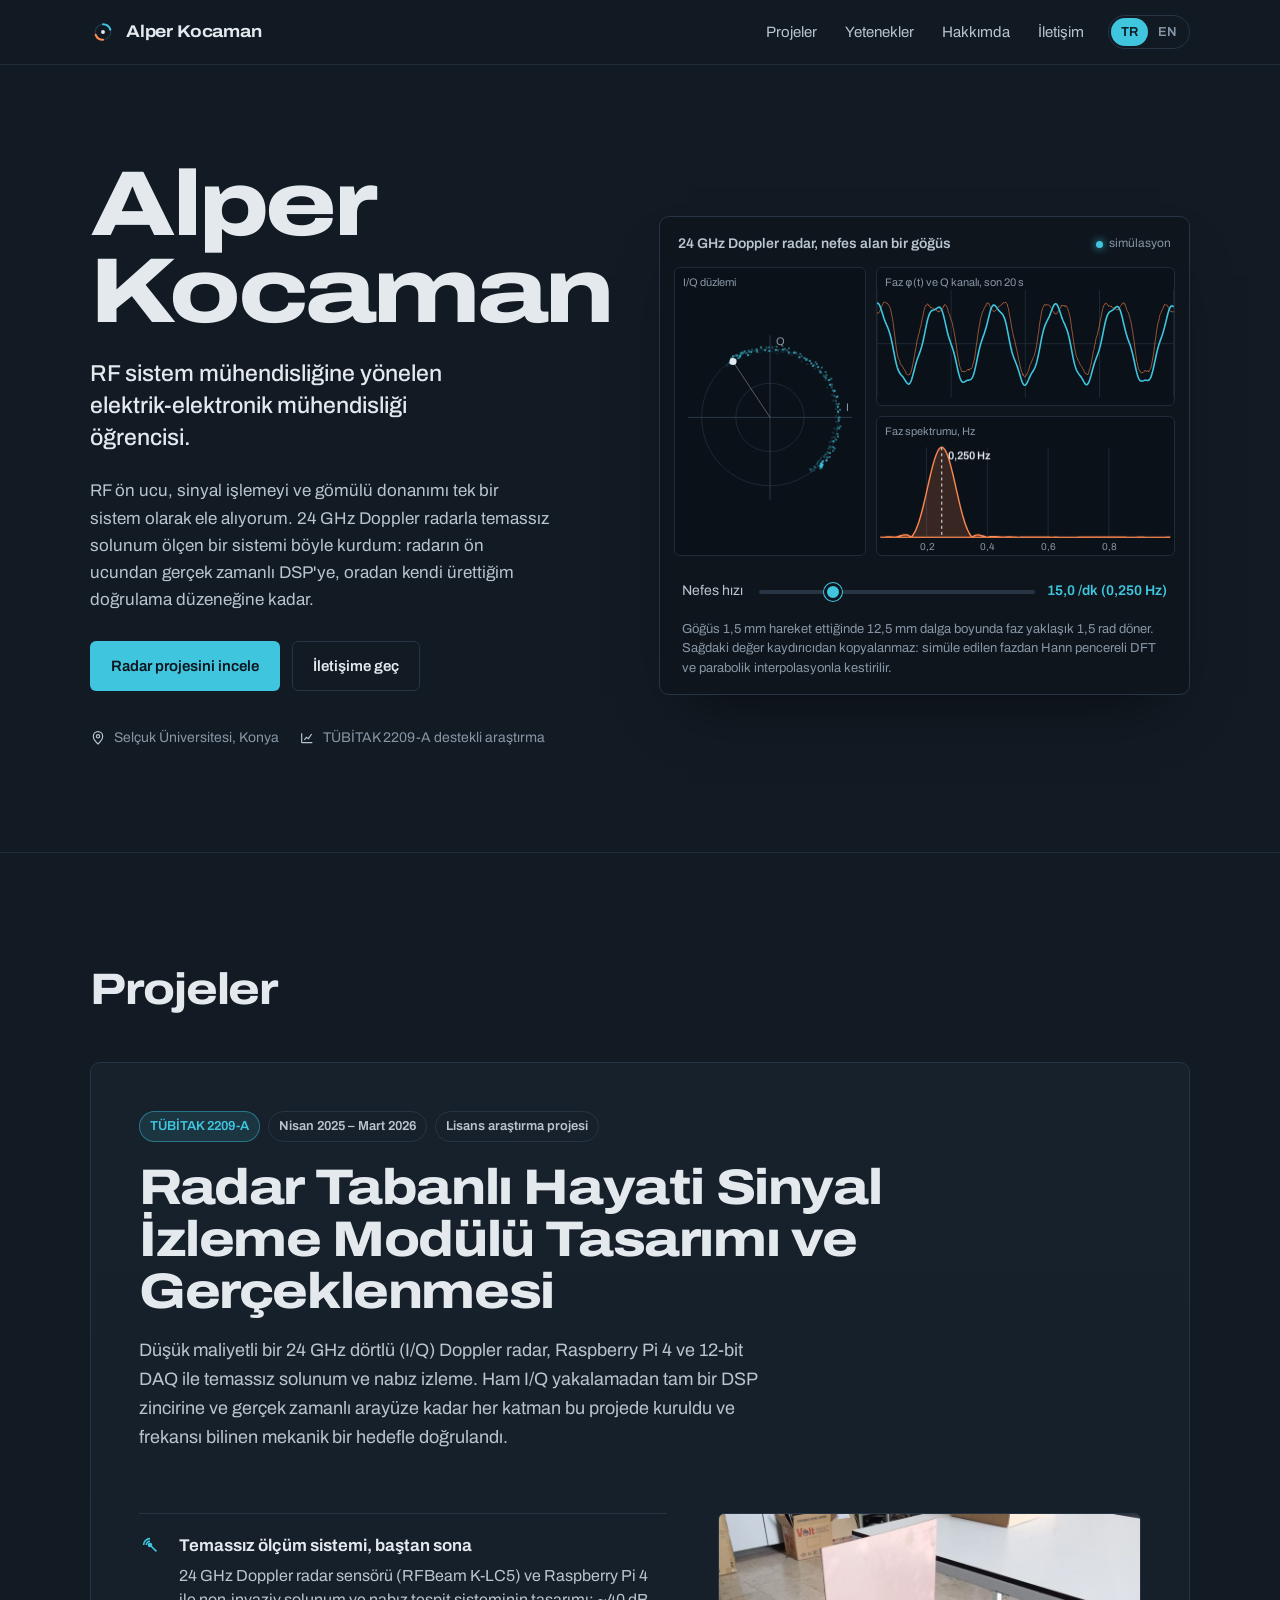
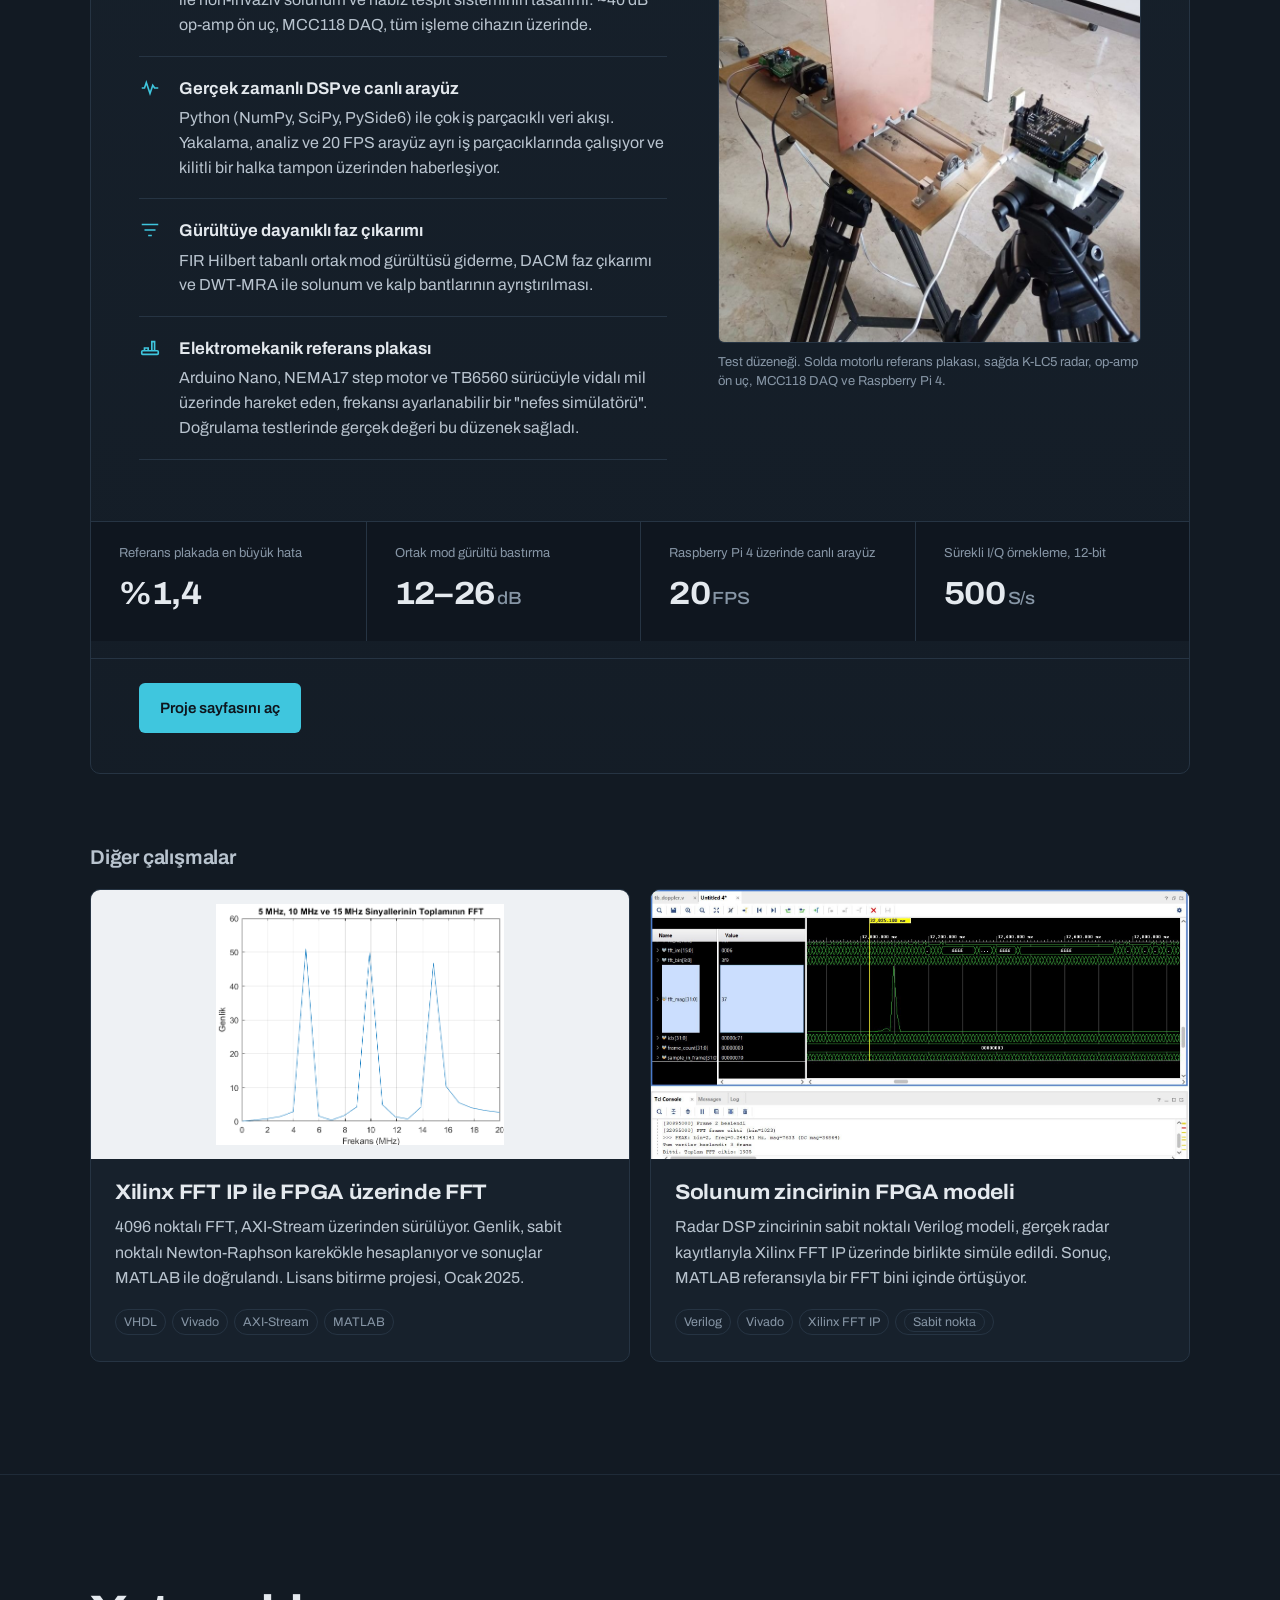
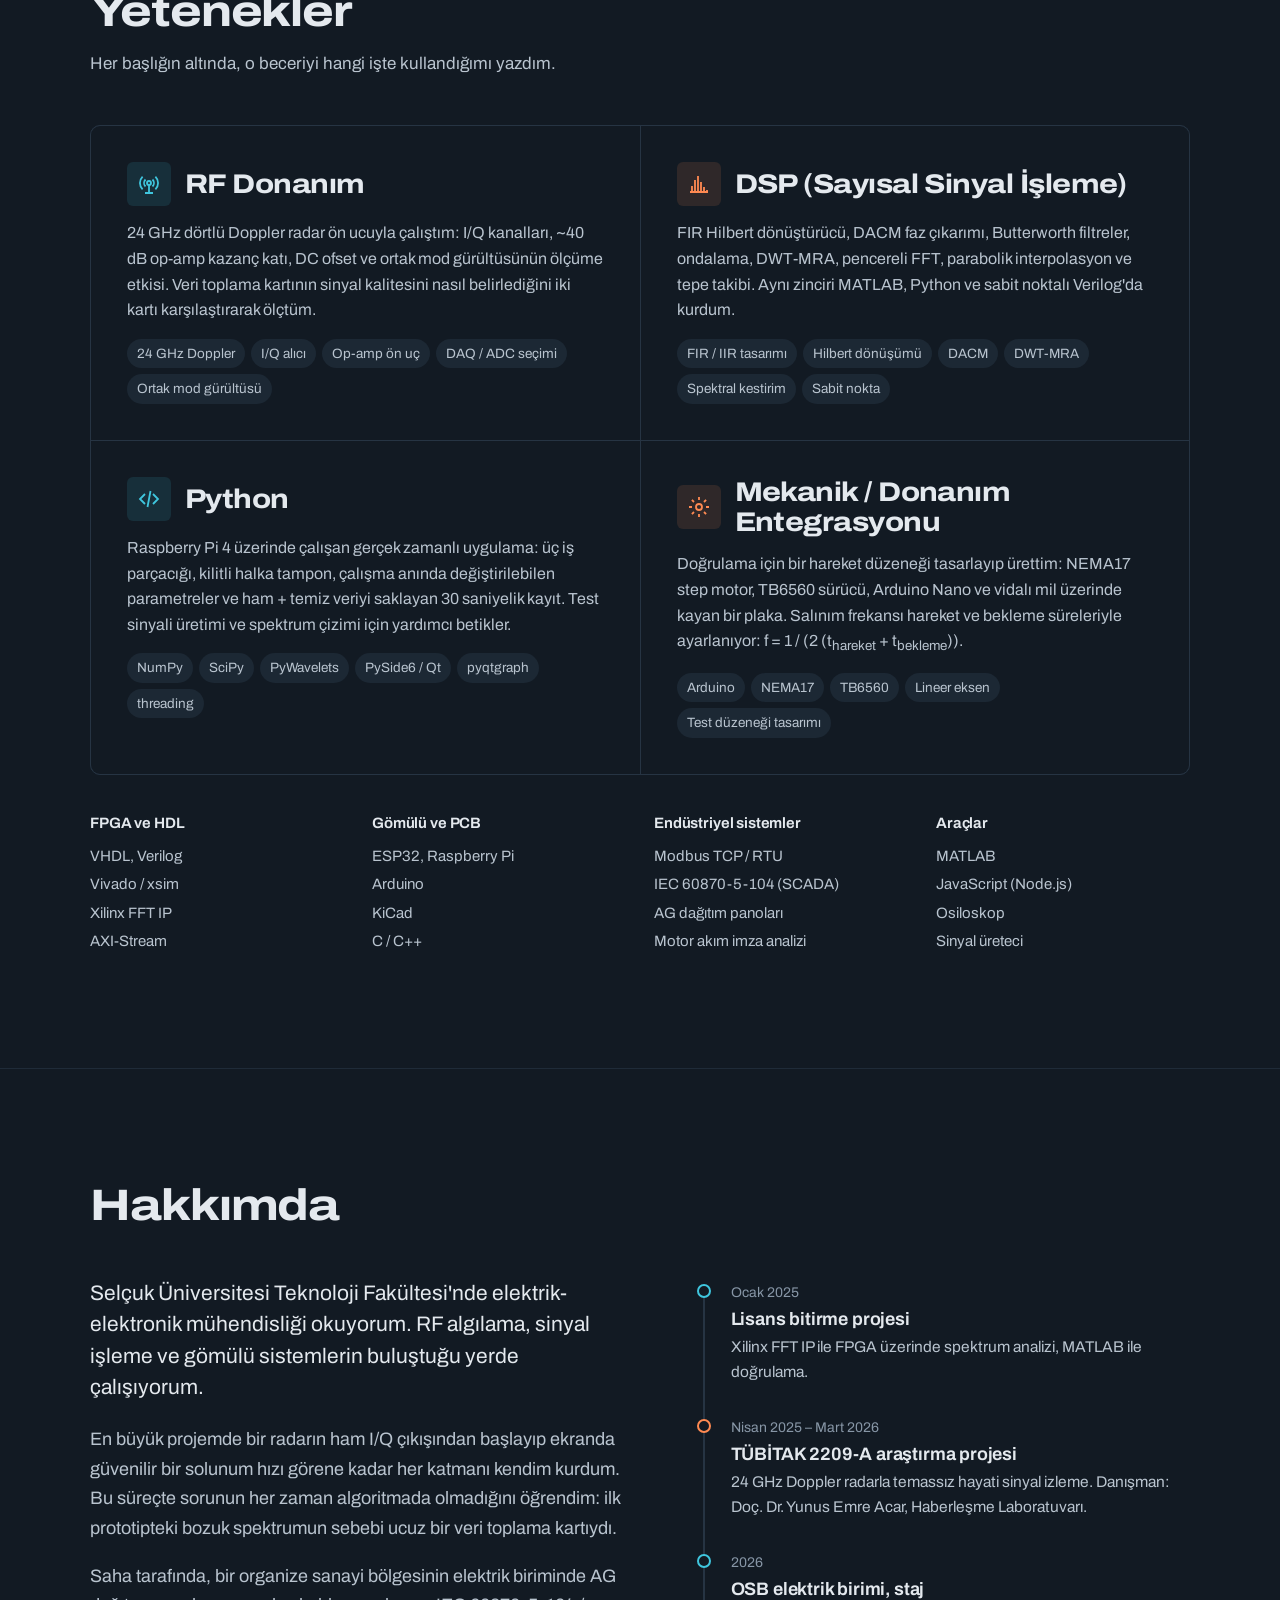
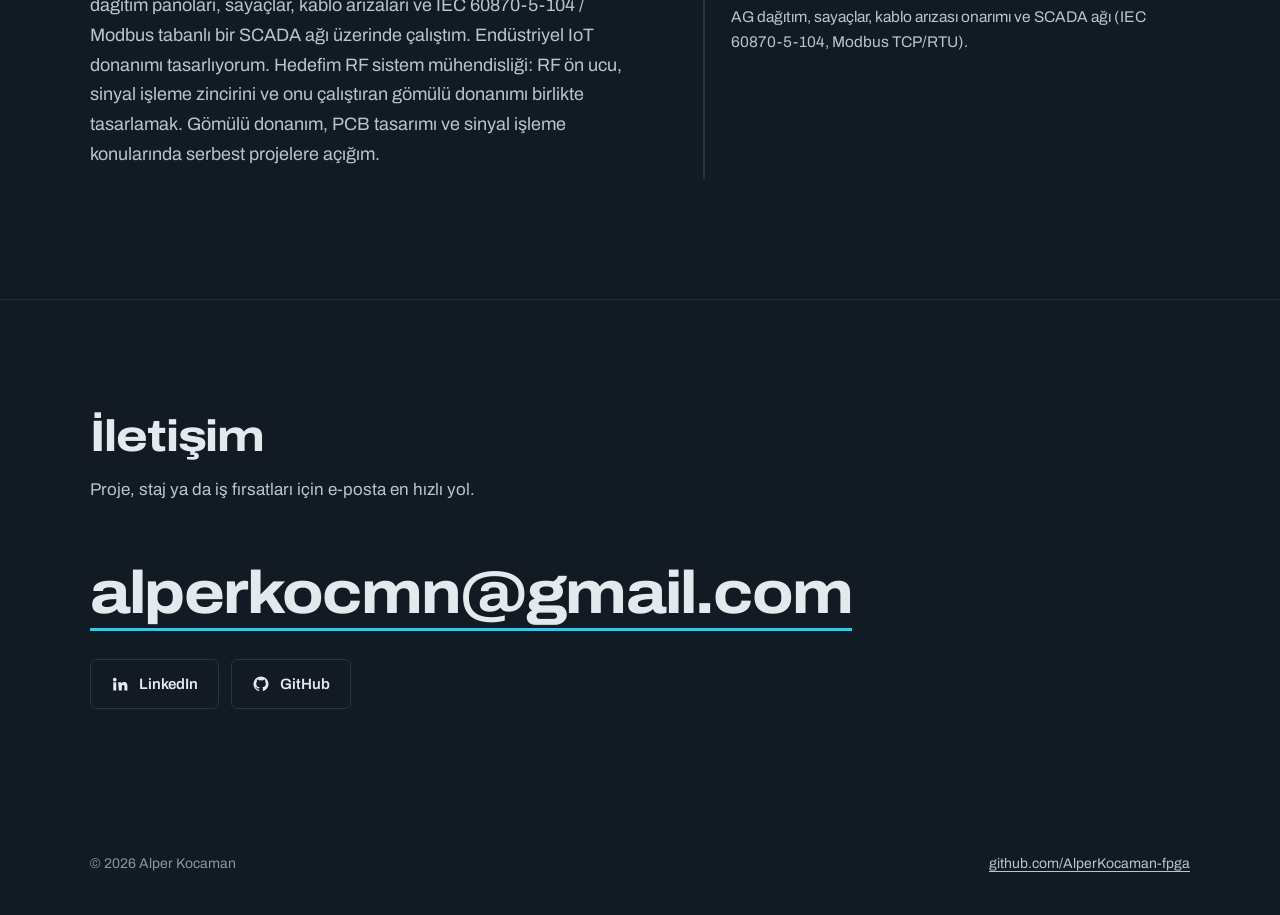
<file: index.html>
<!doctype html>
<html lang="tr" data-lang="tr">
<head>
  <meta charset="utf-8">
  <meta name="viewport" content="width=device-width, initial-scale=1">
  <title>Alper Kocaman | RF Sistemleri, Radar ve DSP</title>
  <meta name="title-tr" content="Alper Kocaman | RF Sistemleri, Radar ve DSP">
  <meta name="title-en" content="Alper Kocaman | RF Systems, Radar and DSP">
  <meta name="description" content="Alper Kocaman: RF sistem mühendisliği; RF algılama, sayısal sinyal işleme ve gömülü donanım. 24 GHz Doppler radar ile temassız solunum izleme (TÜBİTAK 2209-A), FPGA üzerinde FFT.">
  <meta name="theme-color" content="#121a23">
  <meta property="og:title" content="Alper Kocaman | RF Sistemleri, Radar ve DSP">
  <meta property="og:description" content="24 GHz Doppler radar ile temassız hayati sinyal izleme, gerçek zamanlı DSP, FPGA FFT.">
  <meta property="og:type" content="website">
  <meta property="og:image" content="assets/img/radar/realtime-gui.jpg">
  <link rel="icon" href="assets/favicon.svg" type="image/svg+xml">
  <link rel="preconnect" href="https://fonts.googleapis.com">
  <link rel="preconnect" href="https://fonts.gstatic.com" crossorigin>
  <link href="https://fonts.googleapis.com/css2?family=Archivo:wdth,wght@62..125,100..900&display=swap" rel="stylesheet">
  <link rel="stylesheet" href="assets/css/style.css">
</head>
<body>
<a class="skip" href="#main"><span data-l="tr">İçeriğe geç</span><span data-l="en">Skip to content</span></a>

<header class="site-header">
  <div class="wrap">
    <a class="brand" href="index.html" aria-label="Alper Kocaman">
      <svg viewBox="0 0 32 32" aria-hidden="true"><circle cx="16" cy="16" r="9.5" fill="none" stroke="#263443" stroke-width="1.6"/><path d="M16 6.5a9.5 9.5 0 0 1 9.03 6.56" fill="none" stroke="#3fc6de" stroke-width="2.6" stroke-linecap="round"/><path d="M6.97 19.44A9.5 9.5 0 0 0 16 25.5" fill="none" stroke="#ff8a52" stroke-width="2.6" stroke-linecap="round"/><circle cx="16" cy="16" r="2.4" fill="#e4e9ee"/></svg>
      Alper Kocaman
    </a>
    <button class="menu-btn" aria-expanded="false" aria-controls="nav" aria-label="Menü / Menu"><span></span></button>
    <nav class="nav" id="nav" aria-label="Ana menü">
      <a href="#projeler"><span data-l="tr">Projeler</span><span data-l="en">Projects</span></a>
      <a href="#yetenekler"><span data-l="tr">Yetenekler</span><span data-l="en">Skills</span></a>
      <a href="#hakkimda"><span data-l="tr">Hakkımda</span><span data-l="en">About</span></a>
      <a href="#iletisim"><span data-l="tr">İletişim</span><span data-l="en">Contact</span></a>
      <div class="lang-toggle" role="group" aria-label="Dil / Language">
        <button type="button" data-set="tr" aria-pressed="true">TR</button>
        <button type="button" data-set="en" aria-pressed="false">EN</button>
      </div>
    </nav>
  </div>
</header>

<main id="main">

  <!-- ============ HERO ============ -->
  <section class="hero">
    <div class="wrap hero-grid">
      <div>
        <h1><span class="line">Alper</span><span class="line">Kocaman</span></h1>
        <p class="hero-role">
          <span data-l="tr">RF sistem mühendisliğine yönelen elektrik-elektronik mühendisliği öğrencisi.</span>
          <span data-l="en">Electrical and electronics engineering student heading into RF systems engineering.</span>
        </p>
        <p class="hero-sub">
          <span data-l="tr">RF ön ucu, sinyal işlemeyi ve gömülü donanımı tek bir sistem olarak ele alıyorum. 24 GHz Doppler radarla temassız solunum ölçen bir sistemi böyle kurdum: radarın ön ucundan gerçek zamanlı DSP'ye, oradan kendi ürettiğim doğrulama düzeneğine kadar.</span>
          <span data-l="en">I treat the RF front-end, signal processing and embedded hardware as one system. That is how I built a contactless breathing monitor around a 24 GHz Doppler radar: from the radar front-end to real-time DSP and the validation rig I designed myself.</span>
        </p>
        <div class="btn-row">
          <a class="btn btn-primary" href="projects/radar-vital-signs.html">
            <span data-l="tr">Radar projesini incele</span><span data-l="en">Explore the radar project</span>
          </a>
          <a class="btn btn-ghost" href="#iletisim"><span data-l="tr">İletişime geç</span><span data-l="en">Get in touch</span></a>
        </div>
        <ul class="hero-facts">
          <li><svg viewBox="0 0 24 24" fill="none" stroke="currentColor" stroke-width="1.8" aria-hidden="true"><path d="M12 21s-7-6.1-7-11.5A7 7 0 0 1 19 9.5C19 14.9 12 21 12 21z"/><circle cx="12" cy="9.5" r="2.5"/></svg><span data-l="tr">Selçuk Üniversitesi, Konya</span><span data-l="en">Selçuk University, Konya, Türkiye</span></li>
          <li><svg viewBox="0 0 24 24" fill="none" stroke="currentColor" stroke-width="1.8" aria-hidden="true"><path d="M4 19V5m0 14h16M8 15l3-4 3 2 5-7"/></svg><span data-l="tr">TÜBİTAK 2209-A destekli araştırma</span><span data-l="en">TÜBİTAK 2209-A funded research</span></li>
        </ul>
      </div>

      <figure class="scope" id="scope" aria-labelledby="scope-title" style="margin:0">
        <div class="scope-head">
          <span class="scope-title" id="scope-title"><span data-l="tr">24 GHz Doppler radar, nefes alan bir göğüs</span><span data-l="en">24 GHz Doppler radar watching a breathing chest</span></span>
          <span class="scope-live"><span data-l="tr">simülasyon</span><span data-l="en">simulation</span></span>
        </div>
        <div class="scope-grid">
          <div class="scope-cell cell-iq">
            <canvas id="cv-iq" role="img" aria-label="I/Q"></canvas>
            <span class="cap"><span data-l="tr">I/Q düzlemi</span><span data-l="en">I/Q plane</span></span>
          </div>
          <div class="scope-cell cell-phase">
            <canvas id="cv-phase" role="img" aria-label="Phase"></canvas>
            <span class="cap"><span data-l="tr">Faz φ(t) ve Q kanalı, son 20 s</span><span data-l="en">Phase φ(t) and Q channel, last 20 s</span></span>
          </div>
          <div class="scope-cell cell-spec">
            <canvas id="cv-spec" role="img" aria-label="Spectrum"></canvas>
            <span class="cap"><span data-l="tr">Faz spektrumu, Hz</span><span data-l="en">Phase spectrum, Hz</span></span>
          </div>
        </div>
        <div class="scope-ctrl">
          <label for="bpm"><span data-l="tr">Nefes hızı</span><span data-l="en">Breathing rate</span></label>
          <input type="range" id="bpm" min="8" max="36" step="1" value="15">
          <output id="bpm-out" for="bpm" aria-live="polite"></output>
        </div>
        <figcaption class="scope-note">
          <span data-l="tr">Göğüs 1,5 mm hareket ettiğinde 12,5 mm dalga boyunda faz yaklaşık 1,5 rad döner. Sağdaki değer kaydırıcıdan kopyalanmaz: simüle edilen fazdan Hann pencereli DFT ve parabolik interpolasyonla kestirilir.</span>
          <span data-l="en">A 1.5 mm chest movement rotates the phase by about 1.5 rad at a 12.5 mm wavelength. The value on the right is not copied from the slider: it is estimated from the simulated phase with a Hann-windowed DFT and parabolic interpolation.</span>
        </figcaption>
      </figure>
    </div>
  </section>

  <!-- ============ PROJECTS ============ -->
  <section class="section" id="projeler">
    <div class="wrap">
      <div class="section-head">
        <h2><span data-l="tr">Projeler</span><span data-l="en">Projects</span></h2>
      </div>

      <article class="feature">
        <div class="feature-top">
          <div class="badges">
            <span class="badge badge-i">TÜBİTAK 2209-A</span>
            <span class="badge"><span data-l="tr">Nisan 2025 – Mart 2026</span><span data-l="en">Apr 2025 – Mar 2026</span></span>
            <span class="badge"><span data-l="tr">Lisans araştırma projesi</span><span data-l="en">Undergraduate research project</span></span>
          </div>
          <h3>
            <span data-l="tr">Radar Tabanlı Hayati Sinyal İzleme Modülü Tasarımı ve Gerçeklenmesi</span>
            <span data-l="en">Design and Implementation of a Radar-Based Vital Sign Monitoring Module</span>
          </h3>
          <p class="feature-lead">
            <span data-l="tr">Düşük maliyetli bir 24 GHz dörtlü (I/Q) Doppler radar, Raspberry Pi 4 ve 12-bit DAQ ile temassız solunum ve nabız izleme. Ham I/Q yakalamadan tam bir DSP zincirine ve gerçek zamanlı arayüze kadar her katman bu projede kuruldu ve frekansı bilinen mekanik bir hedefle doğrulandı.</span>
            <span data-l="en">Contactless breathing and heart-rate monitoring with a low-cost 24 GHz quadrature Doppler radar, a Raspberry Pi 4 and a 12-bit DAQ. Every layer, from raw I/Q capture to a full DSP chain and a real-time GUI, was built in this project and validated against a mechanical target with a known frequency.</span>
          </p>
        </div>

        <div class="feature-body">
          <ul class="goals">
            <li>
              <svg viewBox="0 0 24 24" fill="none" stroke="currentColor" stroke-width="1.8" aria-hidden="true"><path d="M5 12a7 7 0 0 1 7-7M8 12a4 4 0 0 1 4-4"/><circle cx="12" cy="12" r="1.6" fill="currentColor"/><path d="M12 12l7 7"/></svg>
              <div>
                <strong><span data-l="tr">Temassız ölçüm sistemi, baştan sona</span><span data-l="en">A contactless sensing system, end to end</span></strong>
                <span class="d" data-l="tr">24 GHz Doppler radar sensörü (RFBeam K-LC5) ve Raspberry Pi 4 ile non-invaziv solunum ve nabız tespit sisteminin tasarımı: ~40 dB op-amp ön uç, MCC118 DAQ, tüm işleme cihazın üzerinde.</span>
                <span class="d" data-l="en">Design of a non-invasive breathing and heart-rate detection system around a 24 GHz Doppler radar (RFBeam K-LC5) and a Raspberry Pi 4: ~40 dB op-amp front-end, MCC118 DAQ, all processing on the device.</span>
              </div>
            </li>
            <li>
              <svg viewBox="0 0 24 24" fill="none" stroke="currentColor" stroke-width="1.8" aria-hidden="true"><path d="M3 12h3l2-6 4 12 3-9 2 3h4"/></svg>
              <div>
                <strong><span data-l="tr">Gerçek zamanlı DSP ve canlı arayüz</span><span data-l="en">Real-time DSP and a live GUI</span></strong>
                <span class="d" data-l="tr">Python (NumPy, SciPy, PySide6) ile çok iş parçacıklı veri akışı. Yakalama, analiz ve 20 FPS arayüz ayrı iş parçacıklarında çalışıyor ve kilitli bir halka tampon üzerinden haberleşiyor.</span>
                <span class="d" data-l="en">Multi-threaded data flow in Python (NumPy, SciPy, PySide6). Capture, analysis and a 20 FPS GUI run in separate threads and share data through a lock-protected ring buffer.</span>
              </div>
            </li>
            <li>
              <svg viewBox="0 0 24 24" fill="none" stroke="currentColor" stroke-width="1.8" aria-hidden="true"><path d="M3 6h18M6 12h12M10 18h4"/></svg>
              <div>
                <strong><span data-l="tr">Gürültüye dayanıklı faz çıkarımı</span><span data-l="en">Noise-robust phase extraction</span></strong>
                <span class="d" data-l="tr">FIR Hilbert tabanlı ortak mod gürültüsü giderme, DACM faz çıkarımı ve DWT-MRA ile solunum ve kalp bantlarının ayrıştırılması.</span>
                <span class="d" data-l="en">FIR-Hilbert-based common-mode noise removal, DACM phase extraction, and DWT-MRA to separate the breathing and heartbeat bands.</span>
              </div>
            </li>
            <li>
              <svg viewBox="0 0 24 24" fill="none" stroke="currentColor" stroke-width="1.8" aria-hidden="true"><rect x="3" y="15" width="18" height="4" rx="1"/><path d="M14 15V5h3v10M6 15v-3h4v3"/></svg>
              <div>
                <strong><span data-l="tr">Elektromekanik referans plakası</span><span data-l="en">Electromechanical reference plate</span></strong>
                <span class="d" data-l="tr">Arduino Nano, NEMA17 step motor ve TB6560 sürücüyle vidalı mil üzerinde hareket eden, frekansı ayarlanabilir bir "nefes simülatörü". Doğrulama testlerinde gerçek değeri bu düzenek sağladı.</span>
                <span class="d" data-l="en">A frequency-controlled "breathing simulator" driven by an Arduino Nano, a NEMA17 stepper and a TB6560 driver on a lead-screw stage. It provided the ground truth for validation.</span>
              </div>
            </li>
          </ul>
          <figure class="feature-figure">
            <img src="assets/img/radar/test-setup.jpg" width="880" height="894" loading="lazy"
                 alt="Test düzeneği: solda vidalı mil üzerinde motorlu referans plakası, sağda tripod üzerinde radar, Raspberry Pi 4, DAQ ve yükselteç">
            <figcaption>
              <span data-l="tr">Test düzeneği. Solda motorlu referans plakası, sağda K-LC5 radar, op-amp ön uç, MCC118 DAQ ve Raspberry Pi 4.</span>
              <span data-l="en">Test setup. Left: motorised reference plate. Right: K-LC5 radar, op-amp front-end, MCC118 DAQ and Raspberry Pi 4.</span>
            </figcaption>
          </figure>
        </div>

        <dl class="readout">
          <div><dt><span data-l="tr">Referans plakada en büyük hata</span><span data-l="en">Max error vs mechanical reference</span></dt><dd><span data-l="tr">%1,4</span><span data-l="en">1.4<small>%</small></span></dd></div>
          <div><dt><span data-l="tr">Ortak mod gürültü bastırma</span><span data-l="en">Common-mode noise suppression</span></dt><dd>12–26<small>dB</small></dd></div>
          <div><dt><span data-l="tr">Raspberry Pi 4 üzerinde canlı arayüz</span><span data-l="en">Live GUI on a Raspberry Pi 4</span></dt><dd>20<small>FPS</small></dd></div>
          <div><dt><span data-l="tr">Sürekli I/Q örnekleme, 12-bit</span><span data-l="en">Continuous I/Q sampling, 12-bit</span></dt><dd>500<small>S/s</small></dd></div>
        </dl>

        <div class="feature-actions btn-row">
          <a class="btn btn-primary" href="projects/radar-vital-signs.html"><span data-l="tr">Proje sayfasını aç</span><span data-l="en">Open the project page</span></a>
        </div>
      </article>

      <h3 class="more-head"><span data-l="tr">Diğer çalışmalar</span><span data-l="en">More work</span></h3>
      <div class="projects">
        <a class="project" href="projects/fpga-fft.html">
          <div class="thumb" style="padding:14px 18px"><img src="assets/img/fpga-fft/matlab-5-10-15mhz.png" style="object-fit:contain" width="607" height="508" loading="lazy" alt="5, 10 ve 15 MHz tonlarının MATLAB spektrumu"></div>
          <div class="body">
            <h4><span data-l="tr">Xilinx FFT IP ile FPGA üzerinde FFT</span><span data-l="en">FPGA FFT with the Xilinx FFT IP</span></h4>
            <p data-l="tr">4096 noktalı FFT, AXI-Stream üzerinden sürülüyor. Genlik, sabit noktalı Newton-Raphson karekökle hesaplanıyor ve sonuçlar MATLAB ile doğrulandı. Lisans bitirme projesi, Ocak 2025.</p>
            <p data-l="en">A 4096-point FFT driven over AXI-Stream, with magnitude computed by a fixed-point Newton-Raphson square root and verified against MATLAB. B.Sc. graduation project, January 2025.</p>
            <div class="meta"><span>VHDL</span><span>Vivado</span><span>AXI-Stream</span><span>MATLAB</span></div>
          </div>
        </a>
        <a class="project" href="projects/radar-vital-signs.html#fpga">
          <div class="thumb"><img src="assets/img/radar-fpga/vivado-waveform.jpg" width="1600" height="852" loading="lazy" alt="Vivado simülasyon dalga formu ve tepe frekansı raporu"></div>
          <div class="body">
            <h4><span data-l="tr">Solunum zincirinin FPGA modeli</span><span data-l="en">FPGA model of the breathing chain</span></h4>
            <p data-l="tr">Radar DSP zincirinin sabit noktalı Verilog modeli, gerçek radar kayıtlarıyla Xilinx FFT IP üzerinde birlikte simüle edildi. Sonuç, MATLAB referansıyla bir FFT bini içinde örtüşüyor.</p>
            <p data-l="en">A fixed-point Verilog model of the radar DSP chain, co-simulated with the Xilinx FFT IP on real radar recordings. The result lands within one FFT bin of the MATLAB reference.</p>
            <div class="meta"><span>Verilog</span><span>Vivado</span><span>Xilinx FFT IP</span><span><span data-l="tr">Sabit nokta</span><span data-l="en">Fixed point</span></span></div>
          </div>
        </a>
      </div>
    </div>
  </section>

  <!-- ============ SKILLS ============ -->
  <section class="section" id="yetenekler">
    <div class="wrap">
      <div class="section-head">
        <h2><span data-l="tr">Yetenekler</span><span data-l="en">Skills</span></h2>
        <p><span data-l="tr">Her başlığın altında, o beceriyi hangi işte kullandığımı yazdım.</span><span data-l="en">Under each heading is the work where I actually used it.</span></p>
      </div>

      <div class="pillars">
        <div class="pillar">
          <div class="pillar-head">
            <span class="pillar-icon"><svg viewBox="0 0 24 24" fill="none" stroke="currentColor" stroke-width="1.8" aria-hidden="true"><path d="M12 13v8M8 21h8"/><circle cx="12" cy="11" r="2"/><path d="M8.5 7.5a5 5 0 0 0 0 7M15.5 7.5a5 5 0 0 1 0 7M5.6 4.6a9 9 0 0 0 0 12.8M18.4 4.6a9 9 0 0 1 0 12.8"/></svg></span>
            <h3><span data-l="tr">RF Donanım</span><span data-l="en">RF Hardware</span></h3>
          </div>
          <p data-l="tr">24 GHz dörtlü Doppler radar ön ucuyla çalıştım: I/Q kanalları, ~40 dB op-amp kazanç katı, DC ofset ve ortak mod gürültüsünün ölçüme etkisi. Veri toplama kartının sinyal kalitesini nasıl belirlediğini iki kartı karşılaştırarak ölçtüm.</p>
          <p data-l="en">Hands-on work with a 24 GHz quadrature Doppler radar front-end: I/Q channels, a ~40 dB op-amp gain stage, and how DC offset and common-mode noise affect the measurement. I measured how the DAQ sets signal quality by comparing two boards side by side.</p>
          <ul class="chips"><li>24 GHz Doppler</li><li><span data-l="tr">I/Q alıcı</span><span data-l="en">I/Q receiver</span></li><li><span data-l="tr">Op-amp ön uç</span><span data-l="en">Op-amp front-end</span></li><li><span data-l="tr">DAQ / ADC seçimi</span><span data-l="en">DAQ / ADC selection</span></li><li><span data-l="tr">Ortak mod gürültüsü</span><span data-l="en">Common-mode noise</span></li></ul>
        </div>

        <div class="pillar">
          <div class="pillar-head">
            <span class="pillar-icon"><svg viewBox="0 0 24 24" fill="none" stroke="currentColor" stroke-width="1.8" aria-hidden="true"><path d="M3 20h18"/><path d="M5 20V14M8 20V8M11 20V4M14 20V10M17 20V15M20 20V18"/></svg></span>
            <h3><span data-l="tr">DSP (Sayısal Sinyal İşleme)</span><span data-l="en">DSP (Digital Signal Processing)</span></h3>
          </div>
          <p data-l="tr">FIR Hilbert dönüştürücü, DACM faz çıkarımı, Butterworth filtreler, ondalama, DWT-MRA, pencereli FFT, parabolik interpolasyon ve tepe takibi. Aynı zinciri MATLAB, Python ve sabit noktalı Verilog'da kurdum.</p>
          <p data-l="en">FIR Hilbert transformer, DACM phase extraction, Butterworth filters, decimation, DWT-MRA, windowed FFT, parabolic interpolation and peak tracking. I built the same chain in MATLAB, Python and fixed-point Verilog.</p>
          <ul class="chips"><li><span data-l="tr">FIR / IIR tasarımı</span><span data-l="en">FIR / IIR design</span></li><li><span data-l="tr">Hilbert dönüşümü</span><span data-l="en">Hilbert transform</span></li><li>DACM</li><li>DWT-MRA</li><li><span data-l="tr">Spektral kestirim</span><span data-l="en">Spectral estimation</span></li><li><span data-l="tr">Sabit nokta</span><span data-l="en">Fixed point</span></li></ul>
        </div>

        <div class="pillar">
          <div class="pillar-head">
            <span class="pillar-icon"><svg viewBox="0 0 24 24" fill="none" stroke="currentColor" stroke-width="1.8" aria-hidden="true"><path d="M8 7l-5 5 5 5M16 7l5 5-5 5M13.5 4l-3 16"/></svg></span>
            <h3>Python</h3>
          </div>
          <p data-l="tr">Raspberry Pi 4 üzerinde çalışan gerçek zamanlı uygulama: üç iş parçacığı, kilitli halka tampon, çalışma anında değiştirilebilen parametreler ve ham + temiz veriyi saklayan 30 saniyelik kayıt. Test sinyali üretimi ve spektrum çizimi için yardımcı betikler.</p>
          <p data-l="en">A real-time application on a Raspberry Pi 4: three threads, a lock-protected ring buffer, parameters adjustable at runtime, and a 30-second recorder that keeps raw and cleaned data. Helper scripts for stimulus generation and spectrum plots.</p>
          <ul class="chips"><li>NumPy</li><li>SciPy</li><li>PyWavelets</li><li>PySide6 / Qt</li><li>pyqtgraph</li><li>threading</li></ul>
        </div>

        <div class="pillar">
          <div class="pillar-head">
            <span class="pillar-icon"><svg viewBox="0 0 24 24" fill="none" stroke="currentColor" stroke-width="1.8" aria-hidden="true"><circle cx="12" cy="12" r="3"/><path d="M12 2v3M12 19v3M2 12h3M19 12h3M4.9 4.9l2.1 2.1M17 17l2.1 2.1M4.9 19.1L7 17M17 7l2.1-2.1"/></svg></span>
            <h3><span data-l="tr">Mekanik / Donanım Entegrasyonu</span><span data-l="en">Mechanical / Hardware Integration</span></h3>
          </div>
          <p data-l="tr">Doğrulama için bir hareket düzeneği tasarlayıp ürettim: NEMA17 step motor, TB6560 sürücü, Arduino Nano ve vidalı mil üzerinde kayan bir plaka. Salınım frekansı hareket ve bekleme süreleriyle ayarlanıyor: f = 1 / (2 (t<sub>hareket</sub> + t<sub>bekleme</sub>)).</p>
          <p data-l="en">I designed and built a motion rig for validation: a NEMA17 stepper, a TB6560 driver, an Arduino Nano and a plate riding on a lead screw. The oscillation frequency is set by the move and wait times: f = 1 / (2 (t<sub>move</sub> + t<sub>wait</sub>)).</p>
          <ul class="chips"><li>Arduino</li><li>NEMA17</li><li>TB6560</li><li><span data-l="tr">Lineer eksen</span><span data-l="en">Linear stage</span></li><li><span data-l="tr">Test düzeneği tasarımı</span><span data-l="en">Test rig design</span></li></ul>
        </div>
      </div>

      <div class="toolbox">
        <div>
          <h4><span data-l="tr">FPGA ve HDL</span><span data-l="en">FPGA and HDL</span></h4>
          <ul><li>VHDL, Verilog</li><li>Vivado / xsim</li><li>Xilinx FFT IP</li><li>AXI-Stream</li></ul>
        </div>
        <div>
          <h4><span data-l="tr">Gömülü ve PCB</span><span data-l="en">Embedded and PCB</span></h4>
          <ul><li>ESP32, Raspberry Pi</li><li>Arduino</li><li>KiCad</li><li>C / C++</li></ul>
        </div>
        <div>
          <h4><span data-l="tr">Endüstriyel sistemler</span><span data-l="en">Industrial systems</span></h4>
          <ul><li>Modbus TCP / RTU</li><li>IEC 60870-5-104 (SCADA)</li><li><span data-l="tr">AG dağıtım panoları</span><span data-l="en">LV distribution panels</span></li><li><span data-l="tr">Motor akım imza analizi</span><span data-l="en">Motor current signature analysis</span></li></ul>
        </div>
        <div>
          <h4><span data-l="tr">Araçlar</span><span data-l="en">Tools</span></h4>
          <ul><li>MATLAB</li><li>JavaScript (Node.js)</li><li><span data-l="tr">Osiloskop</span><span data-l="en">Oscilloscope</span></li><li><span data-l="tr">Sinyal üreteci</span><span data-l="en">Signal generator</span></li></ul>
        </div>
      </div>
    </div>
  </section>

  <!-- ============ ABOUT ============ -->
  <section class="section" id="hakkimda">
    <div class="wrap">
      <div class="section-head">
        <h2><span data-l="tr">Hakkımda</span><span data-l="en">About</span></h2>
      </div>
      <div class="about-grid">
        <div class="about-text">
          <p data-l="tr">Selçuk Üniversitesi Teknoloji Fakültesi'nde elektrik-elektronik mühendisliği okuyorum. RF algılama, sinyal işleme ve gömülü sistemlerin buluştuğu yerde çalışıyorum.</p>
          <p data-l="en">I study electrical and electronics engineering at Selçuk University, Faculty of Technology. I work where RF sensing, signal processing and embedded systems meet.</p>
          <p data-l="tr">En büyük projemde bir radarın ham I/Q çıkışından başlayıp ekranda güvenilir bir solunum hızı görene kadar her katmanı kendim kurdum. Bu süreçte sorunun her zaman algoritmada olmadığını öğrendim: ilk prototipteki bozuk spektrumun sebebi ucuz bir veri toplama kartıydı.</p>
          <p data-l="en">In my largest project I built every layer myself, from a radar's raw I/Q output to a trustworthy breathing rate on screen. Along the way I learned that the problem is not always the algorithm: the smeared spectrum in the first prototype came from a cheap data logger.</p>
          <p data-l="tr">Saha tarafında, bir organize sanayi bölgesinin elektrik biriminde AG dağıtım panoları, sayaçlar, kablo arızaları ve IEC 60870-5-104 / Modbus tabanlı bir SCADA ağı üzerinde çalıştım. Endüstriyel IoT donanımı tasarlıyorum. Hedefim RF sistem mühendisliği: RF ön ucu, sinyal işleme zincirini ve onu çalıştıran gömülü donanımı birlikte tasarlamak. Gömülü donanım, PCB tasarımı ve sinyal işleme konularında serbest projelere açığım.</p>
          <p data-l="en">In the field, I worked in the electrical unit of an organised industrial zone on LV distribution panels, metering, cable faults and a SCADA network over IEC 60870-5-104 and Modbus. I design industrial IoT hardware. My goal is RF systems engineering: designing the RF front-end, the signal-processing chain and the embedded hardware that runs it together. I am open to freelance work in embedded hardware, PCB design and signal processing.</p>
        </div>
        <ol class="timeline">
          <li>
            <time><span data-l="tr">Ocak 2025</span><span data-l="en">January 2025</span></time>
            <h4><span data-l="tr">Lisans bitirme projesi</span><span data-l="en">B.Sc. graduation project</span></h4>
            <p data-l="tr">Xilinx FFT IP ile FPGA üzerinde spektrum analizi, MATLAB ile doğrulama.</p>
            <p data-l="en">Spectrum analysis on an FPGA with the Xilinx FFT IP, verified against MATLAB.</p>
          </li>
          <li>
            <time><span data-l="tr">Nisan 2025 – Mart 2026</span><span data-l="en">April 2025 – March 2026</span></time>
            <h4><span data-l="tr">TÜBİTAK 2209-A araştırma projesi</span><span data-l="en">TÜBİTAK 2209-A research project</span></h4>
            <p data-l="tr">24 GHz Doppler radarla temassız hayati sinyal izleme. Danışman: Doç. Dr. Yunus Emre Acar, Haberleşme Laboratuvarı.</p>
            <p data-l="en">Contactless vital-sign monitoring with a 24 GHz Doppler radar. Supervisor: Assoc. Prof. Yunus Emre Acar, Communication Laboratory.</p>
          </li>
          <li>
            <time>2026</time>
            <h4><span data-l="tr">OSB elektrik birimi, staj</span><span data-l="en">Industrial zone electrical unit, internship</span></h4>
            <p data-l="tr">AG dağıtım, sayaçlar, kablo arızası onarımı ve SCADA ağı (IEC 60870-5-104, Modbus TCP/RTU).</p>
            <p data-l="en">LV distribution, metering, cable fault repair and a SCADA network (IEC 60870-5-104, Modbus TCP/RTU).</p>
          </li>
        </ol>
      </div>
    </div>
  </section>

  <!-- ============ CONTACT ============ -->
  <section class="section contact" id="iletisim" style="border-bottom:0">
    <div class="wrap">
      <div class="section-head">
        <h2><span data-l="tr">İletişim</span><span data-l="en">Contact</span></h2>
        <p><span data-l="tr">Proje, staj ya da iş fırsatları için e-posta en hızlı yol.</span><span data-l="en">For projects, internships or job opportunities, email is the fastest way to reach me.</span></p>
      </div>
      <a class="contact-mail" href="mailto:alperkocmn@gmail.com">alperkocmn@gmail.com</a>
      <div class="contact-links">
        <a class="btn btn-ghost" href="https://www.linkedin.com/in/alperkocmn" target="_blank" rel="noopener">
          <svg viewBox="0 0 24 24" fill="currentColor" aria-hidden="true"><path d="M4.98 3.5a2.5 2.5 0 1 1 0 5 2.5 2.5 0 0 1 0-5zM3 9.75h4v11H3zM9.5 9.75h3.8v1.5h.06c.53-1 1.83-2.06 3.77-2.06 4.03 0 4.77 2.65 4.77 6.1v5.46h-4v-4.84c0-1.16-.02-2.64-1.61-2.64-1.61 0-1.86 1.26-1.86 2.56v4.92h-4z"/></svg>
          LinkedIn
        </a>
        <a class="btn btn-ghost" href="https://github.com/AlperKocaman-fpga" target="_blank" rel="noopener">
          <svg viewBox="0 0 24 24" fill="currentColor" aria-hidden="true"><path d="M12 2a10 10 0 0 0-3.16 19.49c.5.09.68-.22.68-.48v-1.7c-2.78.6-3.37-1.34-3.37-1.34-.45-1.16-1.11-1.47-1.11-1.47-.91-.62.07-.6.07-.6 1 .07 1.53 1.03 1.53 1.03.9 1.52 2.34 1.08 2.91.83.09-.65.35-1.09.63-1.34-2.22-.25-4.55-1.11-4.55-4.94 0-1.09.39-1.98 1.03-2.68-.1-.25-.45-1.27.1-2.64 0 0 .84-.27 2.75 1.02a9.56 9.56 0 0 1 5 0c1.91-1.29 2.75-1.02 2.75-1.02.55 1.37.2 2.39.1 2.64.64.7 1.03 1.59 1.03 2.68 0 3.84-2.34 4.68-4.57 4.93.36.31.68.92.68 1.85v2.74c0 .27.18.58.69.48A10 10 0 0 0 12 2z"/></svg>
          GitHub
        </a>
      </div>
    </div>
  </section>
</main>

<footer class="site-footer">
  <div class="wrap">
    <span>© <span data-year>2026</span> Alper Kocaman</span>
    <span><a href="https://github.com/AlperKocaman-fpga" target="_blank" rel="noopener">github.com/AlperKocaman-fpga</a></span>
  </div>
</footer>

<script src="assets/js/main.js"></script>
</body>
</html>
</file>
<file: assets/css/style.css>
/* =========================================================================
   Alper Kocaman portfolio
   Palette is taken from the real-time radar GUI: navy background,
   cyan = I channel (primary accent), orange = Q channel (secondary).
   ========================================================================= */

:root {
  --bg: #121a23;
  --bg-deep: #0e151d;
  --panel: #17212c;
  --panel-2: #1c2834;
  --line: #263443;
  --line-soft: #1f2b38;
  --text: #e4e9ee;
  --text-2: #b9c4cf;
  --muted: #8796a6;
  --i: #3fc6de;          /* I channel, primary accent */
  --i-soft: rgba(63, 198, 222, 0.12);
  --q: #ff8a52;          /* Q channel, secondary accent */
  --q-soft: rgba(255, 138, 82, 0.12);
  --plate: #eef1f4;      /* light backing for plots and screenshots */

  --font: "Archivo", system-ui, -apple-system, "Segoe UI", Roboto, sans-serif;
  --mono: ui-monospace, "SF Mono", "Cascadia Code", Consolas, monospace;

  --max: 1180px;
  --gutter: clamp(16px, 4vw, 40px);
  --radius-s: 6px;
  --radius-m: 10px;

  color-scheme: dark;
}

/* ---------- language switching ---------- */
html[data-lang="tr"] [data-l="en"],
html[data-lang="en"] [data-l="tr"] { display: none !important; }

/* ---------- base ---------- */
*, *::before, *::after { box-sizing: border-box; }
html { -webkit-text-size-adjust: 100%; scroll-behavior: smooth; scroll-padding-top: 84px; }
@media (prefers-reduced-motion: reduce) { html { scroll-behavior: auto; } }

body {
  margin: 0;
  background: var(--bg);
  color: var(--text);
  font-family: var(--font);
  font-size: 17px;
  line-height: 1.6;
  font-variation-settings: "wdth" 100;
  font-feature-settings: "tnum" 0;
  -webkit-font-smoothing: antialiased;
  overflow-x: hidden;
}

img { max-width: 100%; height: auto; display: block; }
a { color: var(--i); text-decoration-thickness: 1px; text-underline-offset: 3px; }
a:hover { color: #7fdcec; }
:focus-visible { outline: 2px solid var(--i); outline-offset: 3px; border-radius: 3px; }
::selection { background: rgba(63, 198, 222, 0.35); }

h1, h2, h3, h4 { margin: 0; line-height: 1.12; font-weight: 700; letter-spacing: -0.01em; }
p { margin: 0 0 1em; }
code, pre { font-family: var(--mono); font-size: 0.88em; }
:not(pre) > code { background: var(--panel-2); padding: 0.1em 0.38em; border-radius: 4px; color: #d5e3ee; }
.num { font-variant-numeric: tabular-nums; }

.skip {
  position: absolute; left: -999px; top: 8px; z-index: 100;
  background: var(--i); color: var(--bg-deep); padding: 8px 14px; border-radius: var(--radius-s);
}
.skip:focus { left: 8px; }

.wrap { max-width: var(--max); margin: 0 auto; padding: 0 var(--gutter); }

/* ---------- header ---------- */
.site-header {
  position: sticky; top: 0; z-index: 50;
  background: rgba(18, 26, 35, 0.86);
  backdrop-filter: saturate(1.4) blur(10px);
  -webkit-backdrop-filter: saturate(1.4) blur(10px);
  border-bottom: 1px solid var(--line-soft);
}
.site-header .wrap { display: flex; align-items: center; gap: 24px; height: 64px; }
.brand {
  display: flex; align-items: center; gap: 10px;
  color: var(--text); text-decoration: none; font-weight: 700;
  font-variation-settings: "wdth" 112; letter-spacing: -0.01em; white-space: nowrap;
}
.brand:hover { color: var(--text); }
.brand svg { width: 26px; height: 26px; flex: none; }
.nav { margin-left: auto; display: flex; align-items: center; gap: 4px; }
.nav a {
  color: var(--text-2); text-decoration: none; font-size: 15px;
  padding: 8px 12px; border-radius: var(--radius-s);
}
.nav a:hover, .nav a[aria-current="page"] { color: var(--text); background: var(--panel-2); }
.lang-toggle {
  display: inline-flex; border: 1px solid var(--line); border-radius: 999px; padding: 2px; margin-left: 8px;
}
.lang-toggle button {
  font: inherit; font-size: 13px; font-weight: 600; color: var(--muted);
  background: none; border: 0; padding: 4px 10px; border-radius: 999px; cursor: pointer;
}
.lang-toggle button[aria-pressed="true"] { background: var(--i); color: var(--bg-deep); }
.menu-btn {
  display: none; margin-left: auto; font: inherit; color: var(--text);
  background: none; border: 1px solid var(--line); border-radius: var(--radius-s);
  width: 40px; height: 40px; cursor: pointer;
}
.menu-btn span, .menu-btn span::before, .menu-btn span::after {
  display: block; width: 18px; height: 2px; background: currentColor; margin: 0 auto; position: relative; transition: transform .2s;
}
.menu-btn span::before, .menu-btn span::after { content: ""; position: absolute; left: 0; }
.menu-btn span::before { top: -6px; }
.menu-btn span::after { top: 6px; }
.menu-btn[aria-expanded="true"] span { background: transparent; }
.menu-btn[aria-expanded="true"] span::before { transform: translateY(6px) rotate(45deg); }
.menu-btn[aria-expanded="true"] span::after { transform: translateY(-6px) rotate(-45deg); }

@media (max-width: 860px) {
  .menu-btn { display: block; }
  .nav {
    position: absolute; top: 64px; left: 0; right: 0; margin: 0;
    flex-direction: column; align-items: stretch; gap: 0;
    background: var(--bg-deep); border-bottom: 1px solid var(--line);
    padding: 8px var(--gutter) 16px; display: none;
  }
  .nav.open { display: flex; }
  .nav a { padding: 12px 8px; font-size: 16px; }
  .lang-toggle { align-self: flex-start; margin: 10px 0 0 8px; }
}

/* ---------- buttons ---------- */
.btn {
  display: inline-flex; align-items: center; gap: 10px;
  font: inherit; font-weight: 600; font-size: 15px; text-decoration: none;
  padding: 12px 20px; border-radius: var(--radius-s); border: 1px solid transparent;
  cursor: pointer; transition: background .15s, border-color .15s, color .15s;
}
.btn-primary { background: var(--i); color: var(--bg-deep); }
.btn-primary:hover { background: #6bd6e9; color: var(--bg-deep); }
.btn-ghost { border-color: var(--line); color: var(--text); }
.btn-ghost:hover { border-color: var(--i); color: var(--text); }
.btn svg { width: 18px; height: 18px; flex: none; }
.btn-row { display: flex; flex-wrap: wrap; gap: 12px; }

/* ---------- hero ---------- */
.hero { padding: clamp(48px, 8vw, 96px) 0 clamp(56px, 8vw, 104px); border-bottom: 1px solid var(--line-soft); }
.hero-grid {
  display: grid; grid-template-columns: minmax(0, 1fr) minmax(0, 1.05fr);
  gap: clamp(32px, 5vw, 72px); align-items: center;
}
.hero h1 {
  font-size: clamp(44px, 7.4vw, 92px);
  font-variation-settings: "wdth" 125; font-weight: 800;
  letter-spacing: -0.035em; line-height: 0.95;
}
.hero h1 .line { display: block; }
.hero-role {
  margin-top: 22px; font-size: clamp(19px, 2vw, 23px); line-height: 1.4;
  color: var(--text); max-width: 30ch; font-weight: 500;
}
.hero-sub { margin-top: 16px; color: var(--text-2); max-width: 46ch; }
.hero .btn-row { margin-top: 28px; }
.hero-facts {
  margin: 36px 0 0; padding: 0; list-style: none;
  display: flex; flex-wrap: wrap; gap: 8px 20px; color: var(--muted); font-size: 14px;
}
.hero-facts li { display: flex; align-items: center; gap: 8px; }
.hero-facts svg { width: 16px; height: 16px; color: var(--text-2); }

/* instrument panel */
.scope {
  background: var(--bg-deep);
  border: 1px solid var(--line);
  border-radius: var(--radius-m);
  padding: 14px;
  box-shadow: 0 30px 60px -30px rgba(0, 0, 0, 0.6);
}
.scope-head { display: flex; justify-content: space-between; align-items: baseline; gap: 12px; padding: 2px 4px 12px; }
.scope-title { font-size: 14px; font-weight: 600; color: var(--text-2); }
.scope-live { font-size: 12px; color: var(--muted); display: flex; align-items: center; gap: 6px; }
.scope-live::before { content: ""; width: 7px; height: 7px; border-radius: 50%; background: var(--i); box-shadow: 0 0 8px var(--i); }
.scope-grid {
  display: grid; grid-template-columns: minmax(0, 0.9fr) minmax(0, 1.4fr);
  grid-template-rows: auto auto; gap: 10px;
}
.scope-cell { background: #0b1118; border: 1px solid var(--line-soft); border-radius: var(--radius-s); position: relative; }
.scope-cell canvas { width: 100%; height: 100%; display: block; }
.scope-cell .cap {
  position: absolute; left: 8px; top: 6px; font-size: 11px; color: var(--muted); pointer-events: none;
}
.cell-iq { grid-row: 1 / span 2; min-height: 180px; }
.cell-iq canvas { position: absolute; inset: 0; }
.cell-phase, .cell-spec { height: 0; padding-bottom: 46%; }
.cell-phase canvas, .cell-spec canvas { position: absolute; inset: 0; }
.scope-ctrl {
  margin-top: 12px; display: grid; grid-template-columns: auto 1fr auto; align-items: center; gap: 14px;
  padding: 10px 8px 4px; font-size: 14px;
}
.scope-ctrl label { color: var(--text-2); }
.scope-ctrl output { font-variant-numeric: tabular-nums; color: var(--i); font-weight: 600; min-width: 13ch; text-align: right; }
.scope-note { font-size: 13px; color: var(--muted); margin: 10px 8px 2px; line-height: 1.5; }

input[type="range"] { -webkit-appearance: none; appearance: none; width: 100%; background: transparent; height: 24px; }
input[type="range"]::-webkit-slider-runnable-track { height: 4px; background: var(--line); border-radius: 2px; }
input[type="range"]::-moz-range-track { height: 4px; background: var(--line); border-radius: 2px; }
input[type="range"]::-webkit-slider-thumb {
  -webkit-appearance: none; width: 18px; height: 18px; margin-top: -7px; border-radius: 50%;
  background: var(--i); border: 3px solid var(--bg-deep); box-shadow: 0 0 0 1px var(--i);
}
input[type="range"]::-moz-range-thumb {
  width: 14px; height: 14px; border-radius: 50%; background: var(--i); border: 3px solid var(--bg-deep);
}

@media (max-width: 960px) {
  .hero-grid { grid-template-columns: minmax(0, 1fr); }
  .hero-role { max-width: 36ch; }
}
@media (max-width: 520px) {
  .scope { padding: 10px; }
  .scope-grid { grid-template-columns: minmax(0, 1fr); }
  .cell-iq { grid-row: auto; aspect-ratio: 1 / 1; min-height: 0; width: 66%; justify-self: center; }
  .scope-ctrl { grid-template-columns: 1fr; gap: 4px; }
  .scope-ctrl output { text-align: left; }
}

/* ---------- sections ---------- */
.section { padding: clamp(64px, 9vw, 112px) 0; border-bottom: 1px solid var(--line-soft); }
.section-head { margin-bottom: clamp(32px, 4vw, 48px); max-width: 64ch; }
.section-head h2 {
  font-size: clamp(30px, 4vw, 44px);
  font-variation-settings: "wdth" 118; font-weight: 750; letter-spacing: -0.025em;
}
.section-head p { margin-top: 14px; color: var(--text-2); }

/* ---------- featured project ---------- */
.feature {
  background: linear-gradient(180deg, var(--panel) 0%, rgba(23, 33, 44, 0.4) 100%);
  border: 1px solid var(--line);
  border-radius: var(--radius-m);
  overflow: hidden;
}
.feature-top { padding: clamp(24px, 4vw, 48px) clamp(20px, 4vw, 48px) 0; }
.badges { display: flex; flex-wrap: wrap; gap: 8px; margin-bottom: 20px; }
.badge {
  font-size: 13px; font-weight: 600; padding: 4px 10px; border-radius: 999px;
  border: 1px solid var(--line); color: var(--text-2); white-space: nowrap;
}
.badge-i { border-color: rgba(63, 198, 222, 0.45); color: var(--i); background: var(--i-soft); }
.badge-q { border-color: rgba(255, 138, 82, 0.45); color: var(--q); background: var(--q-soft); }
.feature h3 {
  font-size: clamp(28px, 4.2vw, 50px);
  font-variation-settings: "wdth" 116; font-weight: 780; letter-spacing: -0.028em; line-height: 1.04;
  max-width: 22ch;
}
.feature-lead { margin-top: 18px; font-size: 18px; color: var(--text-2); max-width: 62ch; }

.feature-body {
  display: grid; grid-template-columns: minmax(0, 1.25fr) minmax(0, 1fr);
  gap: clamp(28px, 4vw, 56px); padding: clamp(28px, 4vw, 44px) clamp(20px, 4vw, 48px);
  align-items: start;
}
.goals { list-style: none; margin: 0; padding: 0; display: grid; gap: 0; }
.goals li { padding: 18px 0; border-top: 1px solid var(--line); display: grid; grid-template-columns: 28px 1fr; gap: 12px; }
.goals li:last-child { border-bottom: 1px solid var(--line); }
.goals svg { width: 22px; height: 22px; color: var(--i); margin-top: 2px; }
.goals strong { display: block; font-weight: 650; color: var(--text); margin-bottom: 4px; }
.goals span.d { color: var(--text-2); font-size: 16px; line-height: 1.55; display: block; }
.feature-figure { margin: 0; }
.feature-figure img { border-radius: var(--radius-s); border: 1px solid var(--line); width: 100%; }
.feature-figure figcaption { font-size: 13px; color: var(--muted); margin-top: 10px; line-height: 1.5; }

.readout {
  display: grid; grid-template-columns: repeat(4, minmax(0, 1fr));
  border-top: 1px solid var(--line); background: rgba(11, 17, 24, 0.55);
}
.readout div { padding: 22px clamp(16px, 2.4vw, 28px); border-left: 1px solid var(--line); }
.readout div:first-child { border-left: 0; }
.readout dt { font-size: 13px; color: var(--muted); line-height: 1.4; }
.readout dd {
  margin: 6px 0 0; font-size: clamp(24px, 2.6vw, 32px); font-weight: 700;
  font-variation-settings: "wdth" 110; font-variant-numeric: tabular-nums; color: var(--text); letter-spacing: -0.01em;
}
.readout dd small { font-size: 0.55em; color: var(--muted); font-weight: 500; margin-left: 2px; }
.feature-actions { padding: 24px clamp(20px, 4vw, 48px) clamp(24px, 4vw, 40px); border-top: 1px solid var(--line); }

@media (max-width: 860px) {
  .feature-body { grid-template-columns: minmax(0, 1fr); }
  .feature-figure { max-width: 520px; }
  .readout { grid-template-columns: repeat(2, minmax(0, 1fr)); }
  .readout div:nth-child(3) { border-left: 0; }
  .readout div:nth-child(n+3) { border-top: 1px solid var(--line); }
}

/* other projects */
.more-head { margin: clamp(48px, 6vw, 72px) 0 20px; font-size: 20px; font-weight: 650; color: var(--text-2); }
.projects { display: grid; grid-template-columns: repeat(2, minmax(0, 1fr)); gap: 20px; }
.project {
  display: flex; flex-direction: column; text-decoration: none; color: var(--text);
  border: 1px solid var(--line); border-radius: var(--radius-m); overflow: hidden; background: var(--panel);
  transition: border-color .15s;
}
.project:hover { border-color: var(--i); color: var(--text); }
.project .thumb { background: var(--plate); aspect-ratio: 16 / 8; display: flex; align-items: center; justify-content: center; overflow: hidden; }
.project .thumb img { width: 100%; height: 100%; object-fit: cover; object-position: center top; }
.project .body { padding: 22px 24px 26px; display: flex; flex-direction: column; gap: 10px; flex: 1; }
.project h4 { font-size: 21px; font-variation-settings: "wdth" 108; letter-spacing: -0.015em; }
.project p { color: var(--text-2); font-size: 16px; margin: 0; }
.project .meta { margin-top: auto; padding-top: 8px; display: flex; flex-wrap: wrap; gap: 6px; }
.project .meta span { font-size: 12.5px; color: var(--muted); border: 1px solid var(--line); padding: 2px 8px; border-radius: 999px; }
@media (max-width: 760px) { .projects { grid-template-columns: minmax(0, 1fr); } }

/* ---------- skills ---------- */
.pillars { display: grid; grid-template-columns: repeat(2, minmax(0, 1fr)); gap: 1px; background: var(--line); border: 1px solid var(--line); border-radius: var(--radius-m); overflow: hidden; }
.pillar { background: var(--bg); padding: clamp(24px, 3vw, 36px); }
.pillar-head { display: flex; align-items: center; gap: 14px; margin-bottom: 14px; }
.pillar-icon {
  width: 44px; height: 44px; border-radius: var(--radius-s); flex: none;
  display: grid; place-items: center; background: var(--i-soft); color: var(--i);
}
.pillar:nth-child(even) .pillar-icon { background: var(--q-soft); color: var(--q); }
.pillar-icon svg { width: 24px; height: 24px; }
.pillar h3 { font-size: clamp(22px, 2.4vw, 27px); font-variation-settings: "wdth" 115; font-weight: 750; letter-spacing: -0.02em; }
.pillar p { color: var(--text-2); font-size: 16px; }
.chips { display: flex; flex-wrap: wrap; gap: 6px; margin: 0; padding: 0; list-style: none; }
.chips li { font-size: 13.5px; padding: 4px 10px; border-radius: 999px; background: var(--panel-2); color: var(--text-2); }
@media (max-width: 760px) { .pillars { grid-template-columns: minmax(0, 1fr); } }

.toolbox { margin-top: 40px; display: grid; grid-template-columns: repeat(4, minmax(0, 1fr)); gap: 28px; }
.toolbox h4 { font-size: 15px; font-weight: 650; color: var(--text); margin-bottom: 10px; }
.toolbox ul { list-style: none; padding: 0; margin: 0; color: var(--text-2); font-size: 15px; line-height: 1.9; }
@media (max-width: 860px) { .toolbox { grid-template-columns: repeat(2, minmax(0, 1fr)); } }

/* ---------- about ---------- */
.about-grid { display: grid; grid-template-columns: minmax(0, 1.1fr) minmax(0, 1fr); gap: clamp(32px, 5vw, 72px); }
.about-text p { color: var(--text-2); font-size: 18px; line-height: 1.65; max-width: 60ch; }
.about-text p:first-child { color: var(--text); font-size: 21px; line-height: 1.5; }
.timeline { list-style: none; margin: 0; padding: 0; position: relative; }
.timeline::before { content: ""; position: absolute; left: 6px; top: 8px; bottom: 8px; width: 2px; background: var(--line); }
.timeline li { position: relative; padding: 0 0 28px 34px; }
.timeline li:last-child { padding-bottom: 0; }
.timeline li::before {
  content: ""; position: absolute; left: 0; top: 6px; width: 14px; height: 14px; border-radius: 50%;
  background: var(--bg); border: 2px solid var(--i);
}
.timeline li:nth-child(2)::before { border-color: var(--q); }
.timeline time { font-size: 14px; color: var(--muted); font-variant-numeric: tabular-nums; }
.timeline h4 { font-size: 18px; margin: 4px 0 6px; font-weight: 650; }
.timeline p { color: var(--text-2); font-size: 15.5px; margin: 0; }
@media (max-width: 860px) { .about-grid { grid-template-columns: minmax(0, 1fr); } }

/* ---------- contact ---------- */
.contact { text-align: left; }
.contact-mail {
  display: inline-block; margin: 8px 0 28px;
  font-size: clamp(26px, 5.4vw, 60px); font-weight: 750; letter-spacing: -0.03em;
  font-variation-settings: "wdth" 112; color: var(--text); text-decoration: none; word-break: break-word;
  border-bottom: 3px solid var(--i); line-height: 1.15;
}
.contact-mail:hover { color: var(--i); }
.contact-links { display: flex; flex-wrap: wrap; gap: 12px; }

/* ---------- footer ---------- */
.site-footer { padding: 32px 0 40px; color: var(--muted); font-size: 14px; }
.site-footer .wrap { display: flex; flex-wrap: wrap; justify-content: space-between; gap: 12px; }
.site-footer a { color: var(--text-2); }

/* =========================================================================
   Project (case study) pages
   ========================================================================= */
.crumbs { font-size: 14px; color: var(--muted); padding-top: 28px; }
.crumbs a { color: var(--text-2); text-decoration: none; }
.crumbs a:hover { color: var(--i); }

.case-hero { padding: 28px 0 clamp(40px, 6vw, 72px); border-bottom: 1px solid var(--line-soft); }
.case-hero h1 {
  font-size: clamp(32px, 4.6vw, 56px); font-variation-settings: "wdth" 112; font-weight: 800;
  letter-spacing: -0.03em; line-height: 1.02; max-width: 22ch; margin-top: 20px;
}
.case-hero .lead { margin-top: 22px; font-size: clamp(18px, 1.8vw, 21px); color: var(--text-2); max-width: 64ch; }
.case-hero .btn-row { margin-top: 28px; }
.case-hero-grid { display: grid; grid-template-columns: minmax(0, 1.4fr) minmax(0, 1fr); gap: clamp(32px, 5vw, 64px); align-items: end; }
.case-hero-grid figure { margin: 0; }
.case-hero-grid img { border-radius: var(--radius-m); border: 1px solid var(--line); }
.case-hero-grid figcaption { font-size: 13px; color: var(--muted); margin-top: 10px; }
@media (max-width: 900px) { .case-hero-grid { grid-template-columns: minmax(0, 1fr); } .case-hero-grid figure { max-width: 480px; } }

.case-layout { display: grid; grid-template-columns: 220px minmax(0, 1fr); gap: clamp(32px, 5vw, 64px); padding: clamp(40px, 6vw, 72px) 0; }
.toc { position: sticky; top: 92px; align-self: start; font-size: 14px; }
.toc p { color: var(--muted); margin-bottom: 10px; font-weight: 600; }
.toc ol { list-style: none; margin: 0; padding: 0; border-left: 1px solid var(--line); }
.toc a { display: block; padding: 6px 0 6px 14px; color: var(--text-2); text-decoration: none; margin-left: -1px; border-left: 2px solid transparent; line-height: 1.35; }
.toc a:hover { color: var(--text); }
.toc a.active { color: var(--i); border-left-color: var(--i); }
@media (max-width: 1000px) { .case-layout { grid-template-columns: minmax(0, 1fr); } .toc { display: none; } }

.prose { min-width: 0; }
.prose > section { padding-bottom: clamp(40px, 5vw, 64px); margin-bottom: clamp(40px, 5vw, 64px); border-bottom: 1px solid var(--line-soft); }
.prose > section:last-child { border-bottom: 0; margin-bottom: 0; }
.prose h2 { font-size: clamp(26px, 3vw, 36px); font-variation-settings: "wdth" 116; font-weight: 750; letter-spacing: -0.022em; margin-bottom: 20px; }
.prose h3 { font-size: 21px; font-weight: 680; margin: 36px 0 12px; font-variation-settings: "wdth" 106; }
.prose p, .prose li { color: var(--text-2); max-width: 72ch; }
.prose p strong, .prose li strong { color: var(--text); font-weight: 650; }
.prose ul, .prose ol { padding-left: 1.2em; }
.prose li { margin-bottom: 8px; }
.prose li::marker { color: var(--i); }

.callout {
  border-left: 3px solid var(--q); background: var(--q-soft); padding: 18px 22px; border-radius: 0 var(--radius-s) var(--radius-s) 0;
  margin: 24px 0; max-width: 72ch;
}
.callout p { color: var(--text); margin: 0; }
.callout p + p { margin-top: 10px; color: var(--text-2); }

.eq { overflow-x: auto; overflow-y: hidden; padding: 6px 0; margin: 18px 0; color: var(--text); }
.katex { font-size: 1.12em; }

/* lists that carry their own layout inside .prose */
.prose .highlights, .prose .steps, .prose .branch ol { padding-left: 0; }

/* highlights */
.highlights { list-style: none; padding: 0; margin: 0; display: grid; grid-template-columns: repeat(2, minmax(0, 1fr)); gap: 1px; background: var(--line); border: 1px solid var(--line); border-radius: var(--radius-m); overflow: hidden; }
.highlights li { background: var(--bg); padding: 22px 24px; margin: 0; max-width: none; color: var(--text-2); font-size: 16px; }
.highlights li strong { display: block; font-size: 18px; margin-bottom: 6px; }
@media (max-width: 700px) { .highlights { grid-template-columns: minmax(0, 1fr); } }

/* signal-flow diagram */
.flow { margin: 28px 0 8px; }
.flow-chain { display: flex; flex-wrap: wrap; gap: 0; align-items: stretch; }
.node {
  background: var(--panel); border: 1px solid var(--line); border-radius: var(--radius-s);
  padding: 12px 14px; font-size: 14px; line-height: 1.4; color: var(--text-2); flex: 1 1 150px; min-width: 0;
}
.node b { display: block; color: var(--text); font-weight: 650; font-size: 15px; margin-bottom: 2px; }
.node.hot { border-color: rgba(63, 198, 222, 0.6); background: #142a33; }
.arrow { flex: 0 0 26px; display: grid; place-items: center; color: var(--i); }
.arrow svg { width: 18px; height: 18px; }
.flow-split { display: grid; grid-template-columns: repeat(2, minmax(0, 1fr)); gap: 16px; margin-top: 16px; position: relative; }
.branch { border: 1px dashed var(--line); border-radius: var(--radius-m); padding: 16px; }
.branch-title { font-size: 14px; font-weight: 650; margin-bottom: 12px; display: flex; align-items: center; gap: 8px; color: var(--text); }
.branch-title::before { content: ""; width: 10px; height: 10px; border-radius: 2px; background: var(--i); }
.branch.offline .branch-title::before { background: var(--q); }
.branch ol { list-style: none; margin: 0; padding: 0; counter-reset: s; }
.branch li {
  position: relative; padding: 9px 12px 9px 40px; margin: 0 0 8px; background: var(--panel); border-radius: var(--radius-s);
  font-size: 14px; color: var(--text-2); max-width: none; counter-increment: s; line-height: 1.4;
}
.branch li::before {
  content: counter(s); position: absolute; left: 10px; top: 9px; width: 20px; height: 20px; border-radius: 50%;
  background: var(--i-soft); color: var(--i); font-size: 12px; font-weight: 700; display: grid; place-items: center;
}
.branch.offline li::before { background: var(--q-soft); color: var(--q); }
.branch li:last-child { margin-bottom: 0; }
.down { display: flex; justify-content: center; color: var(--i); margin-top: 10px; }
.down svg { width: 18px; height: 18px; transform: rotate(90deg); }
@media (max-width: 760px) {
  .flow-chain { flex-direction: column; }
  .node { flex: none; }
  .arrow { flex: none; height: 24px; }
  .arrow svg { transform: rotate(90deg); }
  .flow-split { grid-template-columns: minmax(0, 1fr); }
}

/* steps (real sequence) */
.steps { list-style: none; padding: 0; margin: 24px 0 0; counter-reset: step; }
.steps > li { position: relative; padding: 0 0 32px 56px; margin: 0; max-width: none; counter-increment: step; }
.steps > li::before {
  content: counter(step); position: absolute; left: 0; top: 0; width: 36px; height: 36px; border-radius: 50%;
  border: 1px solid var(--i); color: var(--i); display: grid; place-items: center; font-weight: 700; font-size: 15px;
}
.steps > li::after { content: ""; position: absolute; left: 17.5px; top: 42px; bottom: 6px; width: 1px; background: var(--line); }
.steps > li:last-child::after { display: none; }
.steps h3 { margin: 4px 0 10px; font-size: 19px; }

/* tables */
.table-wrap { overflow-x: auto; margin: 20px 0 8px; border: 1px solid var(--line); border-radius: var(--radius-s); }
table { border-collapse: collapse; width: 100%; font-size: 15px; font-variant-numeric: tabular-nums; }
th, td { text-align: left; padding: 11px 14px; border-bottom: 1px solid var(--line-soft); vertical-align: top; }
th { color: var(--text); font-weight: 650; background: var(--panel); white-space: nowrap; }
td { color: var(--text-2); }
tr:last-child td { border-bottom: 0; }
td.good { color: var(--i); font-weight: 600; }
.table-note { font-size: 13px; color: var(--muted); }

/* figures */
.fig { margin: 28px 0; }
.fig .plate { background: var(--plate); border-radius: var(--radius-s); padding: 10px; }
.fig .plate img { margin: 0 auto; }
.fig img.photo, .fig .dark img { border-radius: var(--radius-s); border: 1px solid var(--line); }
.fig figcaption { font-size: 14px; color: var(--muted); margin-top: 10px; max-width: 72ch; line-height: 1.5; }
.fig-row { display: grid; grid-template-columns: repeat(3, minmax(0, 1fr)); gap: 12px; }
.fig-row.two { grid-template-columns: repeat(2, minmax(0, 1fr)); }
@media (max-width: 700px) { .fig-row, .fig-row.two { grid-template-columns: minmax(0, 1fr); } }
.fig.narrow { max-width: 560px; }
.fig.side { display: grid; grid-template-columns: 300px minmax(0, 1fr); gap: 28px; align-items: end; }
.fig.side figcaption { margin: 0; }
@media (max-width: 700px) { .fig.side { grid-template-columns: minmax(0, 1fr); } .fig.side img { max-width: 300px; } }

a.zoom { display: block; cursor: zoom-in; }

pre.code {
  background: var(--bg-deep); border: 1px solid var(--line); border-radius: var(--radius-s);
  padding: 18px 20px; overflow-x: auto; color: #cfe0ea; line-height: 1.6; margin: 20px 0; font-size: 14px;
}
pre.code .c { color: var(--muted); }
pre.code .k { color: var(--i); }

/* results comparison grid (FPGA FFT) */
.cmp { display: grid; grid-template-columns: 130px minmax(0, 1.3fr) minmax(0, 1fr); gap: 12px; align-items: center; margin-top: 20px; }
.cmp .hd { font-size: 13px; color: var(--muted); font-weight: 600; }
.cmp .lbl { font-weight: 650; color: var(--text); font-size: 15px; }
.cmp .cell { background: var(--plate); border-radius: var(--radius-s); padding: 8px; }
.cmp .cell.scope-shot { background: #000; padding: 0; overflow: hidden; }
.cmp .cell img { width: 100%; max-height: 240px; object-fit: contain; }
@media (max-width: 760px) {
  .cmp { grid-template-columns: minmax(0, 1fr); }
  .cmp .hd { display: none; }
  .cmp .lbl { margin-top: 16px; }
}

.next-nav { display: grid; grid-template-columns: repeat(2, minmax(0, 1fr)); gap: 16px; padding: 40px 0 72px; }
.next-nav a { border: 1px solid var(--line); border-radius: var(--radius-m); padding: 20px 22px; text-decoration: none; color: var(--text); }
.next-nav a:hover { border-color: var(--i); }
.next-nav small { display: block; color: var(--muted); font-size: 13px; margin-bottom: 4px; }
.next-nav .r { text-align: right; }
@media (max-width: 640px) { .next-nav { grid-template-columns: minmax(0, 1fr); } .next-nav .r { text-align: left; } }

/* lightbox */
.lightbox {
  position: fixed; inset: 0; z-index: 200; background: rgba(8, 12, 17, 0.94);
  display: none; align-items: center; justify-content: center; padding: 24px; cursor: zoom-out;
}
.lightbox.open { display: flex; }
.lightbox img { max-width: 100%; max-height: 100%; border-radius: var(--radius-s); background: var(--plate); }

/* one orchestrated load moment: hero only */
@media (prefers-reduced-motion: no-preference) {
  .hero h1 .line, .hero-role, .hero-sub, .hero .btn-row, .hero-facts, .scope {
    animation: rise .7s cubic-bezier(.2, .7, .2, 1) both;
  }
  .hero h1 .line:nth-child(2) { animation-delay: .06s; }
  .hero-role { animation-delay: .14s; }
  .hero-sub { animation-delay: .2s; }
  .hero .btn-row { animation-delay: .26s; }
  .hero-facts { animation-delay: .32s; }
  .scope { animation-delay: .18s; animation-duration: .9s; }
  @keyframes rise { from { opacity: 0; transform: translateY(14px); } to { opacity: 1; transform: none; } }
}

@media (max-width: 520px) {
  .eq .katex { font-size: 0.92em; }
  .fig.side img { max-width: 260px; }
}

/* =========================================================================
   Code excerpts and file viewer
   ========================================================================= */
.code-block { margin: 24px 0 28px; }
.code-head, .cf-bar {
  display: flex; align-items: center; gap: 12px; flex-wrap: wrap;
  background: var(--panel); border: 1px solid var(--line); border-bottom: 0;
  border-radius: var(--radius-s) var(--radius-s) 0 0; padding: 8px 14px; font-size: 13px;
}
.code-file { font-family: var(--mono); color: var(--text); font-size: 13px; }
.code-lines { color: var(--muted); margin-left: auto; }
.code-block pre, .code-full pre {
  margin: 0; background: var(--bg-deep); border: 1px solid var(--line);
  border-radius: 0 0 var(--radius-s) var(--radius-s);
  padding: 16px 18px; overflow-x: auto; line-height: 1.6; font-size: 13.5px; tab-size: 4;
}
.code-block pre code, .code-full pre code { font-family: var(--mono); color: #cfdbe5; background: none; padding: 0; font-size: inherit; white-space: pre; }
.code-block figcaption { font-size: 14px; color: var(--muted); margin-top: 10px; max-width: 72ch; line-height: 1.5; }
.code-block figcaption code { font-size: 0.92em; }

.code-files { display: grid; gap: 10px; margin-top: 16px; }
.code-full { border: 1px solid var(--line); border-radius: var(--radius-s); background: var(--panel); }
.code-full summary {
  list-style: none; cursor: pointer; display: grid; grid-template-columns: auto 1fr auto; gap: 4px 16px; align-items: baseline;
  padding: 14px 16px 14px 40px; position: relative;
}
.code-full summary::-webkit-details-marker { display: none; }
.code-full summary::before {
  content: ""; position: absolute; left: 17px; top: 20px; width: 7px; height: 7px;
  border-right: 2px solid var(--i); border-bottom: 2px solid var(--i); transform: rotate(-45deg); transition: transform .15s;
}
.code-full[open] summary::before { transform: rotate(45deg); top: 18px; }
.code-full summary:hover .cf-name { color: var(--i); }
.cf-name { font-family: var(--mono); font-size: 14px; color: var(--text); }
.cf-desc { color: var(--text-2); font-size: 14.5px; }
.cf-meta { color: var(--muted); font-size: 13px; white-space: nowrap; }
.code-full .cf-bar { border-left: 0; border-right: 0; border-radius: 0; background: var(--bg); }
.code-full pre { border-left: 0; border-right: 0; border-bottom: 0; max-height: 560px; overflow: auto; }
.code-dl { display: inline-flex; align-items: center; gap: 6px; text-decoration: none; font-weight: 600; font-size: 13px; }
.code-dl svg { width: 15px; height: 15px; }
@media (max-width: 600px) {
  .code-full summary { grid-template-columns: 1fr auto; }
  .cf-desc { grid-column: 1 / -1; grid-row: 2; }
  .code-block pre, .code-full pre { font-size: 12.5px; padding: 14px; }
}

.note { border-left: 3px solid var(--i); background: var(--i-soft); padding: 16px 20px; border-radius: 0 var(--radius-s) var(--radius-s) 0; margin: 28px 0 0; max-width: 72ch; }
.note p { margin: 0; color: var(--text-2); }

/* Prism tokens, mapped to the site palette */
.token.comment, .token.prolog, .token.doctype, .token.cdata { color: #6f8091; font-style: italic; }
.token.keyword, .token.important, .token.atrule { color: var(--i); }
.token.string, .token.char, .token.attr-value, .token.regex { color: #f0b47d; }
.token.number, .token.boolean, .token.constant { color: var(--q); }
.token.function, .token.class-name { color: #e8edf2; font-weight: 600; }
.token.builtin, .token.property, .token.symbol, .token.variable { color: #8fd6e6; }
.token.operator, .token.punctuation { color: #9aa9b8; }
.token.decorator, .token.annotation { color: #c9a0f0; }
.code-files { grid-template-columns: minmax(0, 1fr); }
.code-full, .code-block { min-width: 0; }
</file>
